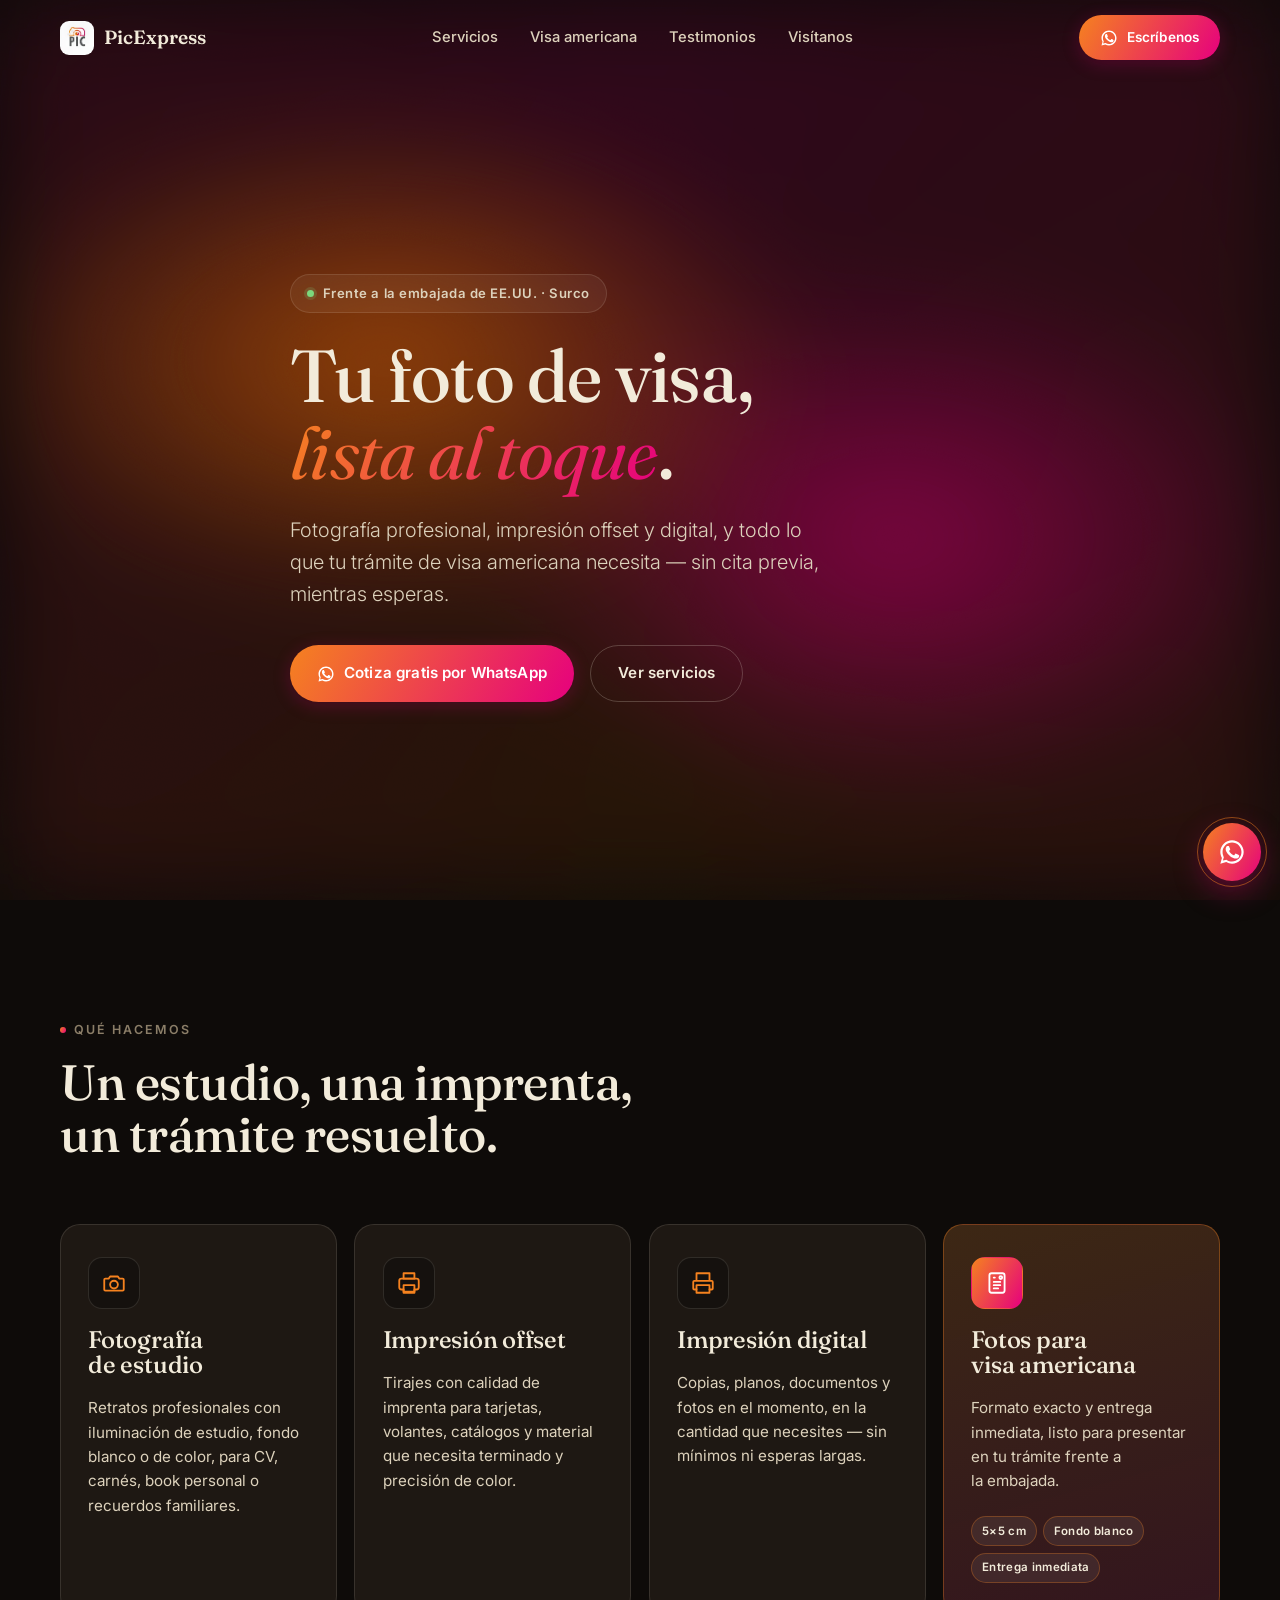
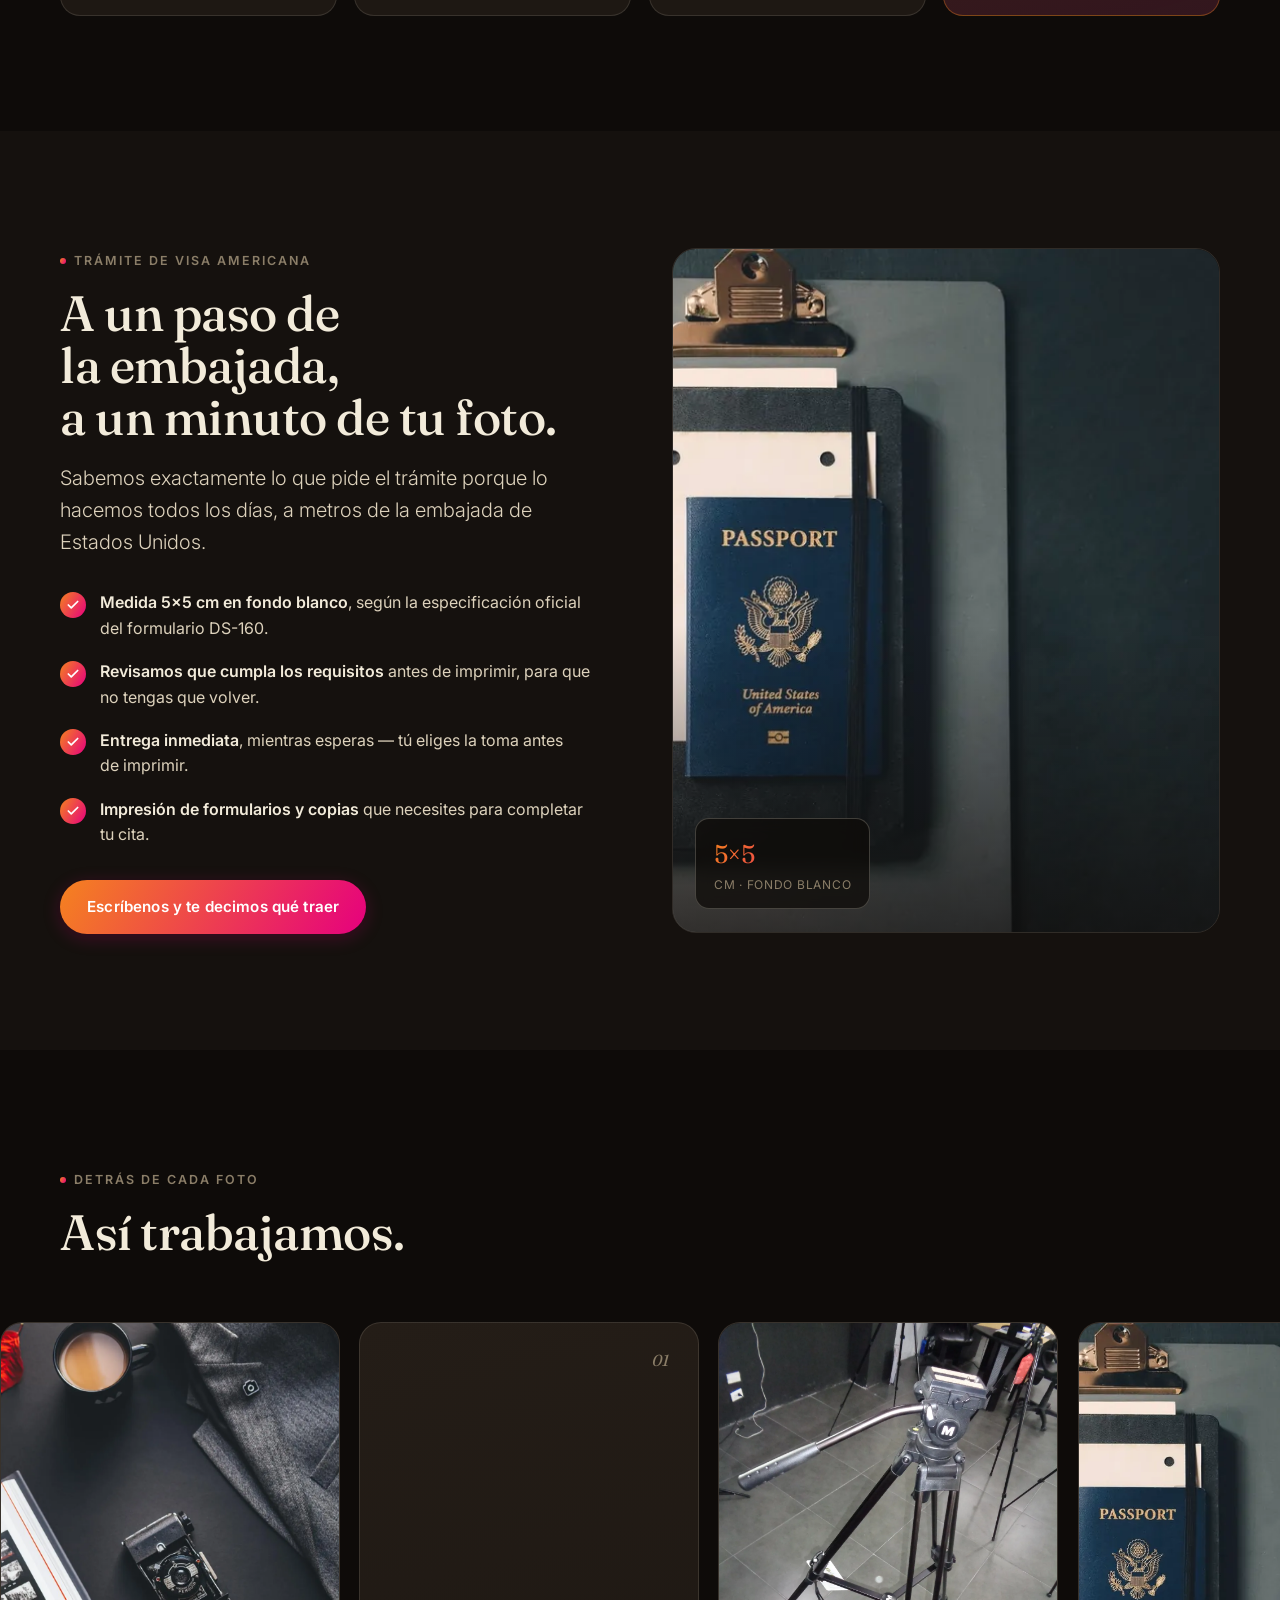
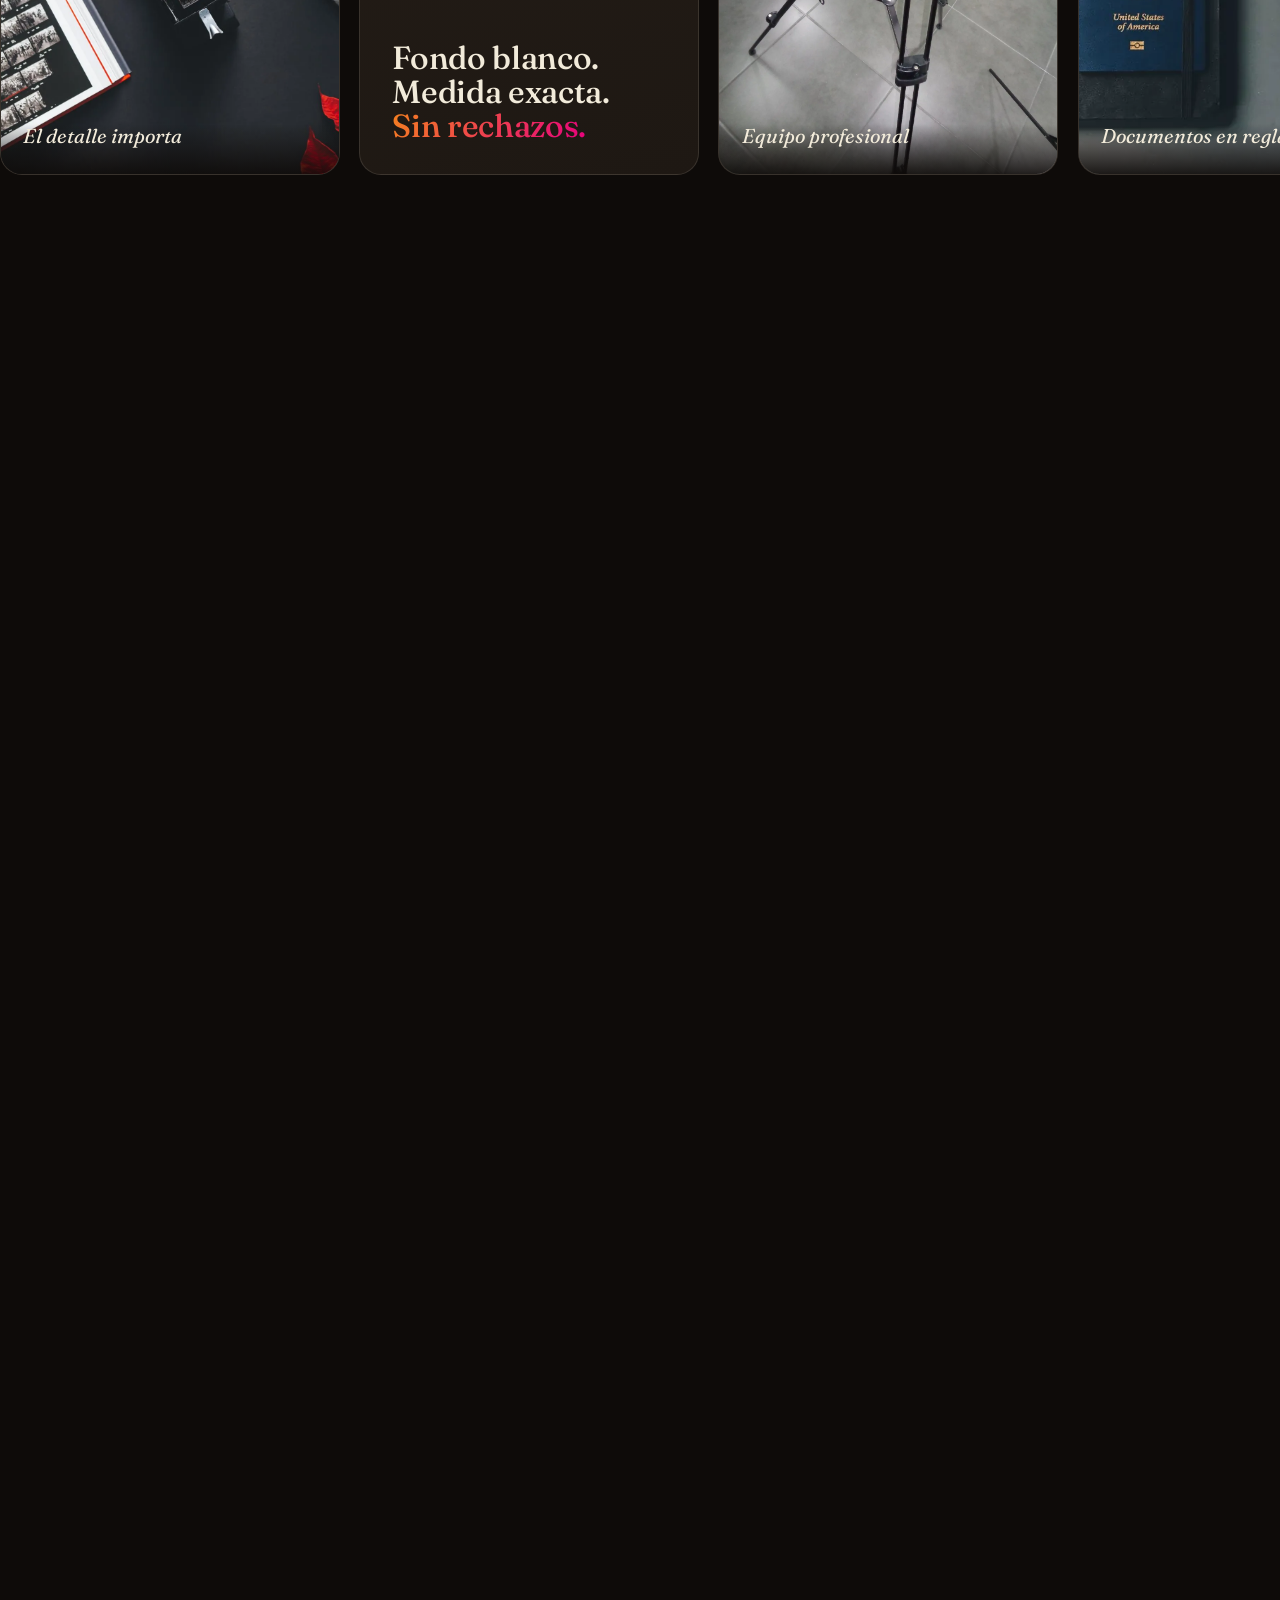
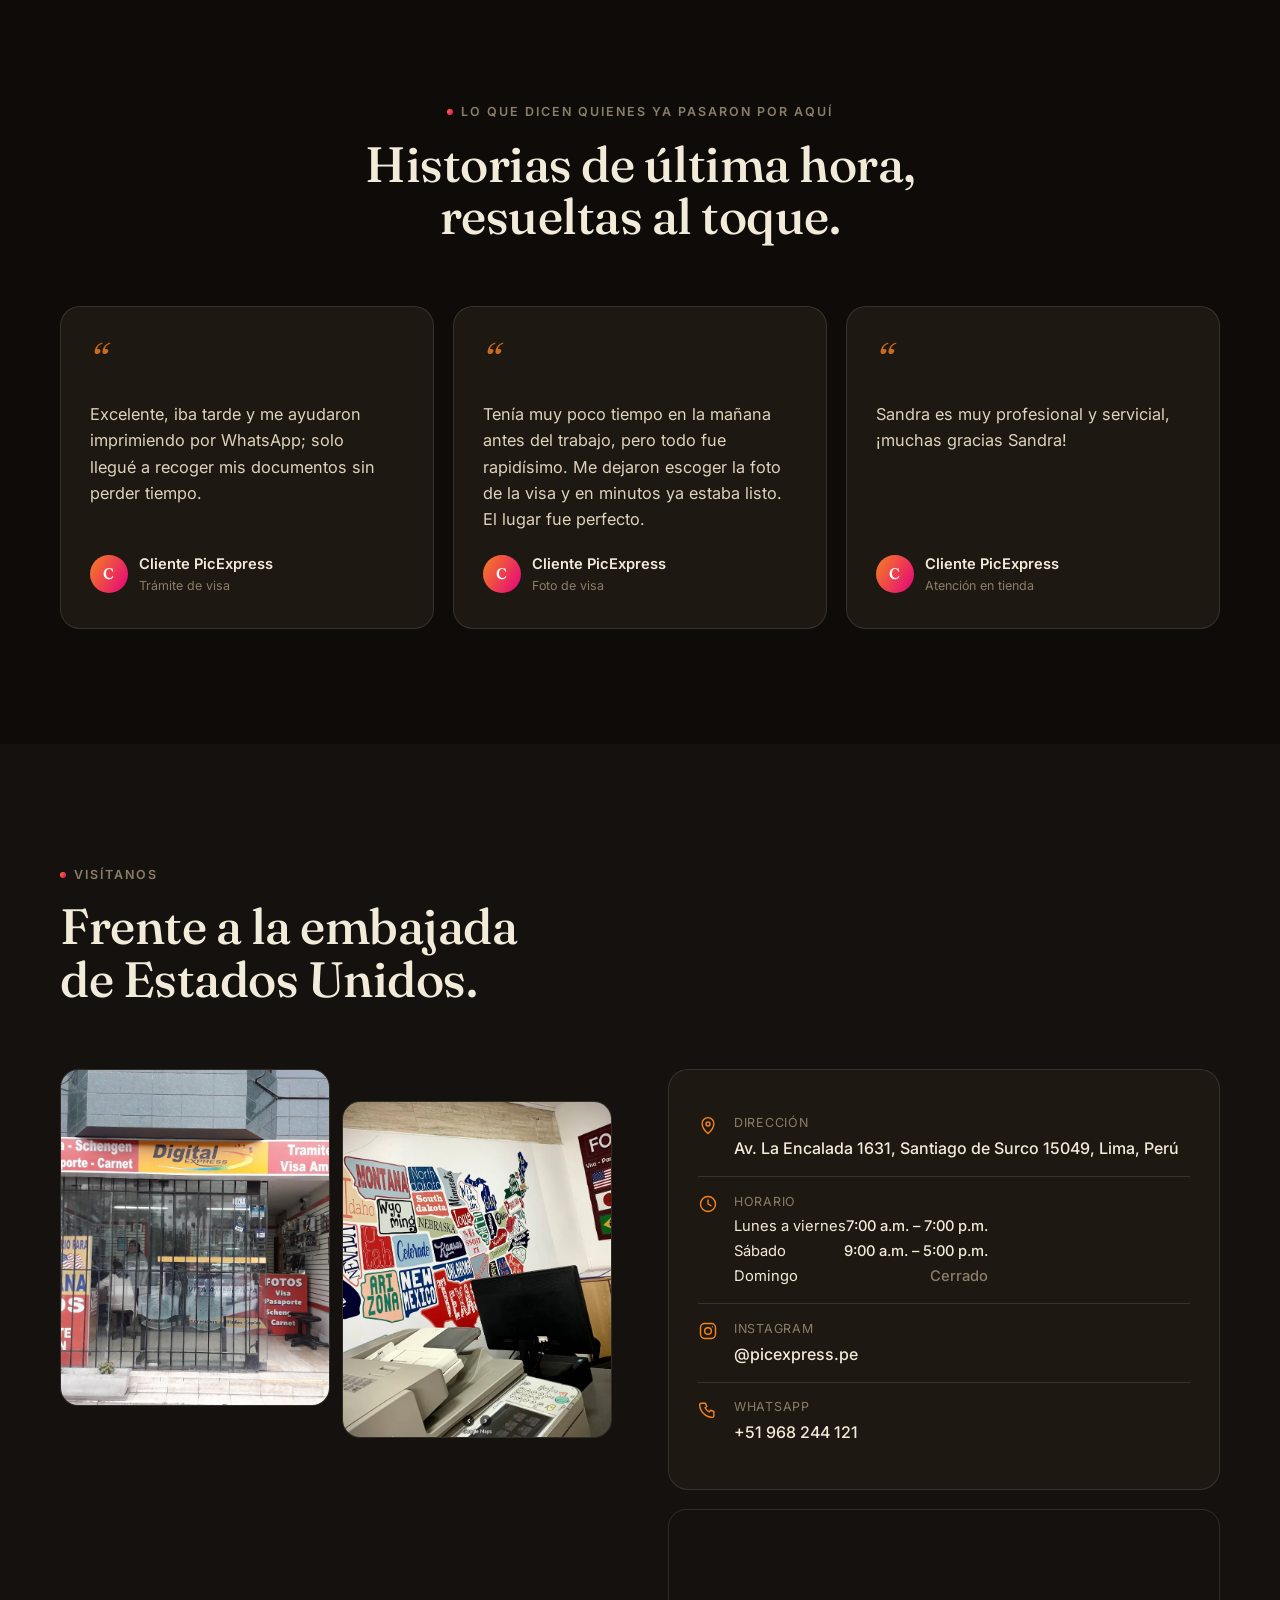
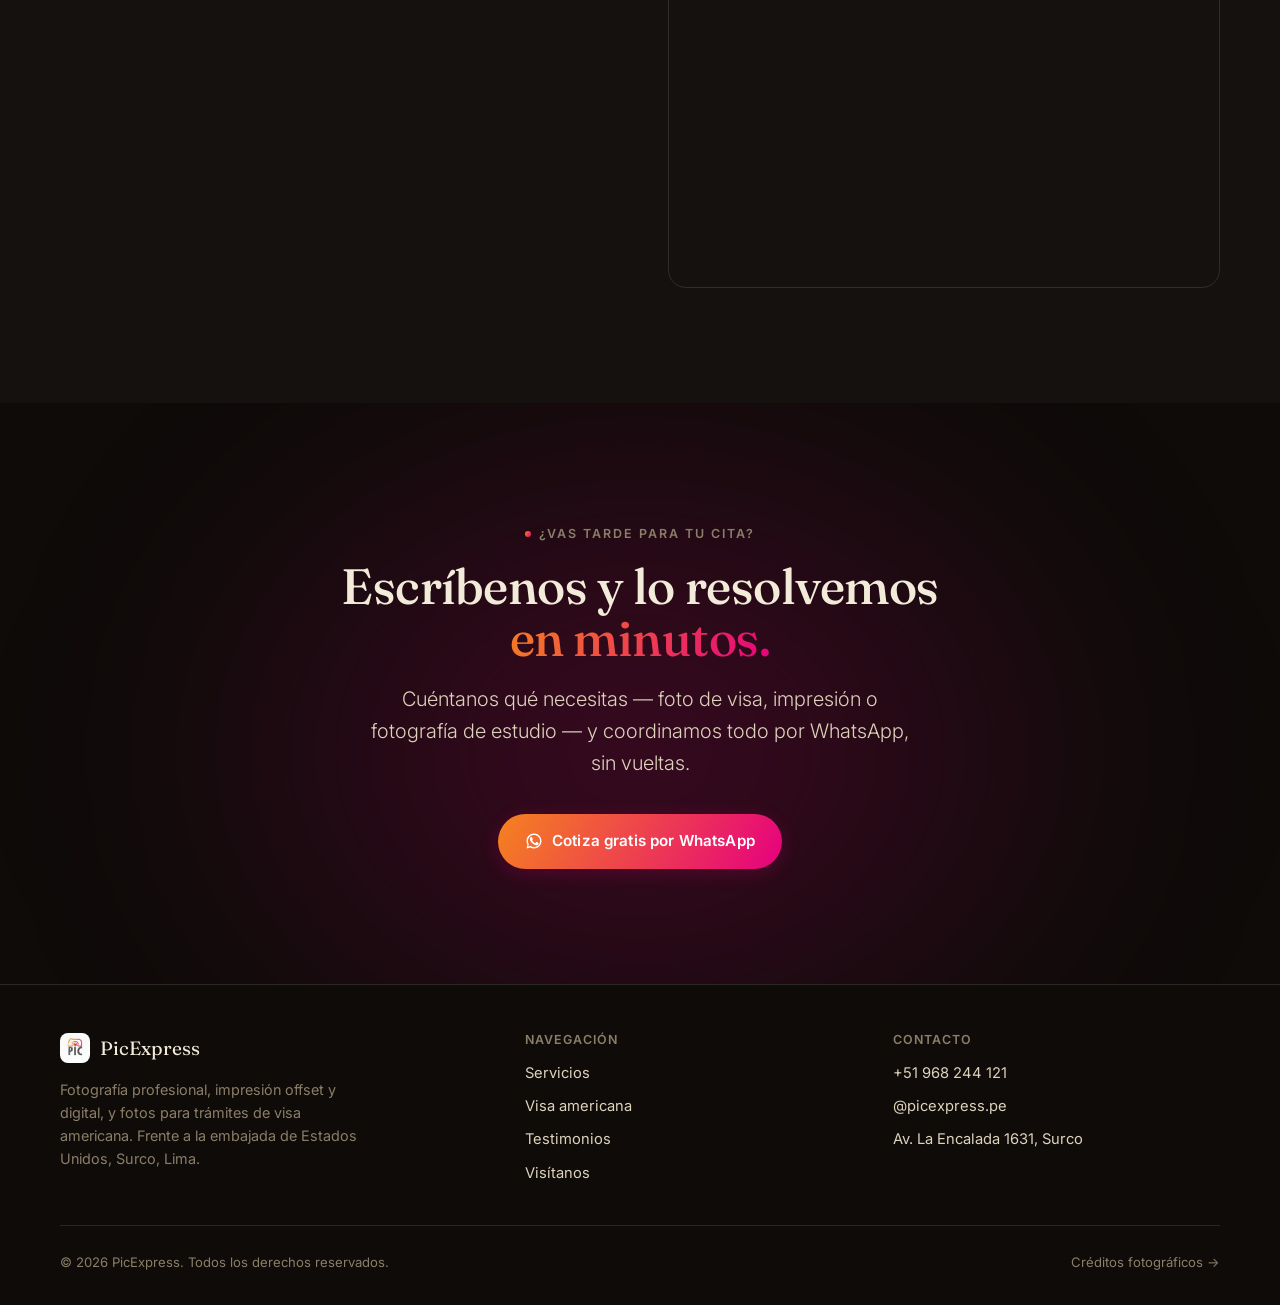
<file: index.html>
<!doctype html>
<html lang="es">
<head>
<meta charset="utf-8">
<meta name="viewport" content="width=device-width, initial-scale=1">
<title>PicExpress — Fotografía, impresión y fotos de visa americana en Surco, Lima</title>
<meta name="description" content="Fotografía profesional, impresión offset y digital, y fotos para trámites de visa americana frente a la embajada de EE.UU. en Surco, Lima. Cotiza gratis por WhatsApp.">
<meta name="theme-color" content="#0E0B09">
<meta property="og:title" content="PicExpress — Fotografía, impresión y fotos de visa americana">
<meta property="og:description" content="Frente a la embajada de Estados Unidos, Surco, Lima. Fotos de visa listas al toque, impresión offset y digital, y fotografía de estudio.">
<meta property="og:type" content="business.business">
<meta property="og:image" content="assets/img/logo.webp">

<link rel="icon" href="assets/img/logo.webp" type="image/webp">
<link rel="preload" as="image" href="assets/img/logo.webp" fetchpriority="high">

<link rel="preconnect" href="https://fonts.googleapis.com">
<link rel="preconnect" href="https://fonts.gstatic.com" crossorigin>
<link rel="stylesheet" href="https://fonts.googleapis.com/css2?family=Fraunces:ital,opsz,wght@0,9..144,400;0,9..144,500;0,9..144,600;1,9..144,400;1,9..144,500&family=Inter:wght@300;400;500;600;700&display=swap">

<link rel="stylesheet" href="styles.css?v=20260911">
</head>
<body>
<a class="skip-link" href="#main">Saltar al contenido</a>

<!-- ============================= NAV ============================= -->
<header class="nav" data-nav>
  <div class="container nav-inner">
    <a class="nav-brand" href="#top" aria-label="PicExpress — inicio">
      <img src="assets/img/logo.webp" alt="" width="34" height="34">
      <span>PicExpress</span>
    </a>
    <nav class="nav-links" aria-label="Navegación principal">
      <a class="nav-link" href="#servicios">Servicios</a>
      <a class="nav-link" href="#visa">Visa americana</a>
      <a class="nav-link" href="#testimonios">Testimonios</a>
      <a class="nav-link" href="#visitanos">Visítanos</a>
    </nav>
    <div class="nav-actions">
      <a class="btn btn-primary btn-sm" data-wa-link href="#" target="_blank" rel="noopener">
        <svg viewBox="0 0 24 24" aria-hidden="true"><path fill="currentColor" d="M17.47 14.38c-.28-.14-1.67-.82-1.93-.92-.26-.1-.45-.14-.64.14-.19.28-.73.92-.9 1.1-.16.19-.33.21-.61.07-.28-.14-1.18-.44-2.24-1.39-.83-.74-1.39-1.65-1.55-1.93-.16-.28-.02-.43.12-.57.13-.13.28-.33.42-.5.14-.16.19-.28.28-.47.1-.19.05-.35-.02-.5-.07-.14-.64-1.54-.88-2.11-.23-.55-.47-.48-.64-.49h-.55c-.19 0-.5.07-.76.35-.26.28-1 1-1 2.42 0 1.43 1.03 2.81 1.17 3 .14.19 2.02 3.08 4.9 4.32.68.3 1.22.47 1.64.6.69.22 1.31.19 1.81.12.55-.08 1.67-.68 1.91-1.34.24-.66.24-1.22.16-1.34-.07-.12-.26-.19-.54-.33Z"/><path fill="currentColor" d="M12.02 2C6.5 2 2 6.48 2 12c0 1.85.5 3.58 1.36 5.08L2 22l5.06-1.33A9.94 9.94 0 0 0 12.02 22C17.53 22 22 17.52 22 12S17.53 2 12.02 2Zm0 18.1c-1.66 0-3.2-.48-4.5-1.31l-.32-.2-3 .79.8-2.92-.21-.3A8.09 8.09 0 0 1 3.92 12c0-4.47 3.64-8.1 8.1-8.1 4.47 0 8.1 3.63 8.1 8.1s-3.63 8.1-8.1 8.1Z"/></svg>
        Escríbenos
      </a>
      <button class="hamburger" data-nav-toggle aria-expanded="false" aria-controls="nav-mobile" aria-label="Abrir menú">
        <span class="hamburger-lines"><span></span><span></span><span></span></span>
      </button>
    </div>
  </div>
</header>

<div class="nav-mobile" id="nav-mobile" data-nav-mobile data-open="false">
  <a href="#servicios" data-nav-mobile-link>Servicios</a>
  <a href="#visa" data-nav-mobile-link>Visa americana</a>
  <a href="#testimonios" data-nav-mobile-link>Testimonios</a>
  <a href="#visitanos" data-nav-mobile-link>Visítanos</a>
  <a class="btn btn-primary" data-wa-link href="#" target="_blank" rel="noopener">Cotiza por WhatsApp</a>
</div>

<main id="main">

<!-- ============================= HERO ============================= -->
<section class="hero" id="top">
  <div class="hero-mesh" aria-hidden="true"></div>
  <div class="hero-grain" aria-hidden="true"></div>
  <div class="container hero-inner">
    <span class="hero-meta"><span class="dot"></span>Frente a la embajada de EE.UU. · Surco</span>
    <h1 class="hero-title" data-reveal>Tu foto de visa,<br><em class="grad-text">lista al toque</em>.</h1>
    <p class="hero-sub lede" data-reveal>Fotografía profesional, impresión offset y digital, y todo lo que tu trámite de visa americana necesita — sin cita previa, mientras esperas.</p>
    <div class="hero-actions" data-reveal>
      <a class="btn btn-primary" data-wa-link href="#" target="_blank" rel="noopener">
        <svg viewBox="0 0 24 24" aria-hidden="true"><path fill="currentColor" d="M17.47 14.38c-.28-.14-1.67-.82-1.93-.92-.26-.1-.45-.14-.64.14-.19.28-.73.92-.9 1.1-.16.19-.33.21-.61.07-.28-.14-1.18-.44-2.24-1.39-.83-.74-1.39-1.65-1.55-1.93-.16-.28-.02-.43.12-.57.13-.13.28-.33.42-.5.14-.16.19-.28.28-.47.1-.19.05-.35-.02-.5-.07-.14-.64-1.54-.88-2.11-.23-.55-.47-.48-.64-.49h-.55c-.19 0-.5.07-.76.35-.26.28-1 1-1 2.42 0 1.43 1.03 2.81 1.17 3 .14.19 2.02 3.08 4.9 4.32.68.3 1.22.47 1.64.6.69.22 1.31.19 1.81.12.55-.08 1.67-.68 1.91-1.34.24-.66.24-1.22.16-1.34-.07-.12-.26-.19-.54-.33Z"/><path fill="currentColor" d="M12.02 2C6.5 2 2 6.48 2 12c0 1.85.5 3.58 1.36 5.08L2 22l5.06-1.33A9.94 9.94 0 0 0 12.02 22C17.53 22 22 17.52 22 12S17.53 2 12.02 2Zm0 18.1c-1.66 0-3.2-.48-4.5-1.31l-.32-.2-3 .79.8-2.92-.21-.3A8.09 8.09 0 0 1 3.92 12c0-4.47 3.64-8.1 8.1-8.1 4.47 0 8.1 3.63 8.1 8.1s-3.63 8.1-8.1 8.1Z"/></svg>
        Cotiza gratis por WhatsApp
      </a>
      <a class="btn btn-ghost" href="#servicios">Ver servicios</a>
    </div>
  </div>
</section>

<!-- ============================= SERVICIOS ============================= -->
<section class="section" id="servicios">
  <div class="container">
    <div class="section-head" data-reveal>
      <p class="kicker"><span class="dot"></span>Qué hacemos</p>
      <h2>Un estudio, una imprenta,<br>un trámite resuelto.</h2>
    </div>
    <div class="services-grid">
      <article class="card svc-card has-tilt has-halo" data-reveal>
        <div class="svc-icon">
          <svg viewBox="0 0 24 24" fill="none" stroke-width="1.7" stroke-linecap="round" stroke-linejoin="round"><path d="M4 8h3l1.4-2h7.2L17 8h3a1 1 0 0 1 1 1v9a1 1 0 0 1-1 1H4a1 1 0 0 1-1-1V9a1 1 0 0 1 1-1Z"/><circle cx="12" cy="13.5" r="3.6"/></svg>
        </div>
        <h3>Fotografía de estudio</h3>
        <p>Retratos profesionales con iluminación de estudio, fondo blanco o de color, para CV, carnés, book personal o recuerdos familiares.</p>
      </article>

      <article class="card svc-card has-tilt has-halo" data-reveal>
        <div class="svc-icon">
          <svg viewBox="0 0 24 24" fill="none" stroke-width="1.7" stroke-linecap="round" stroke-linejoin="round"><path d="M7 3h10v5H7z"/><path d="M5 8h14a2 2 0 0 1 2 2v6a2 2 0 0 1-2 2h-2v3H7v-3H5a2 2 0 0 1-2-2v-6a2 2 0 0 1 2-2Z"/><path d="M7 14h10v6H7z"/></svg>
        </div>
        <h3>Impresión offset</h3>
        <p>Tirajes con calidad de imprenta para tarjetas, volantes, catálogos y material que necesita terminado y precisión de color.</p>
      </article>

      <article class="card svc-card has-tilt has-halo" data-reveal>
        <div class="svc-icon">
          <svg viewBox="0 0 24 24" fill="none" stroke-width="1.7" stroke-linecap="round" stroke-linejoin="round"><path d="M6 9V3h12v6"/><path d="M6 18H4a1 1 0 0 1-1-1v-6a1 1 0 0 1 1-1h16a1 1 0 0 1 1 1v6a1 1 0 0 1-1 1h-2"/><path d="M6 14h12v7H6z"/></svg>
        </div>
        <h3>Impresión digital</h3>
        <p>Copias, planos, documentos y fotos en el momento, en la cantidad que necesites — sin mínimos ni esperas largas.</p>
      </article>

      <article class="card svc-card is-featured has-tilt has-halo" data-reveal>
        <div class="svc-icon">
          <svg viewBox="0 0 24 24" fill="none" stroke-width="1.7" stroke-linecap="round" stroke-linejoin="round"><rect x="5" y="3" width="14" height="18" rx="2"/><path d="M9 7h1M9 11h6M9 14h6M9 17h4"/><circle cx="15.5" cy="7" r="1.3"/></svg>
        </div>
        <h3>Fotos para visa americana</h3>
        <p>Formato exacto y entrega inmediata, listo para presentar en tu trámite frente a la embajada.</p>
        <div class="svc-specs">
          <span>5×5 cm</span>
          <span>Fondo blanco</span>
          <span>Entrega inmediata</span>
        </div>
      </article>
    </div>
  </div>
</section>

<!-- ============================= VISA ============================= -->
<section class="section visa-section" id="visa">
  <div class="container">
    <div class="visa-layout">
      <div data-reveal>
        <p class="kicker"><span class="dot"></span>Trámite de visa americana</p>
        <h2>A un paso de la embajada,<br>a un minuto de tu foto.</h2>
        <p class="lede" style="margin-block: 1.2rem 2rem;">Sabemos exactamente lo que pide el trámite porque lo hacemos todos los días, a metros de la embajada de Estados Unidos.</p>

        <ul class="visa-checklist">
          <li class="visa-check-item">
            <span class="visa-check-icon"><svg viewBox="0 0 24 24" fill="none" stroke="currentColor" stroke-linecap="round" stroke-linejoin="round"><path d="M4 12l5 5L20 6"/></svg></span>
            <p><strong>Medida 5×5 cm en fondo blanco</strong>, según la especificación oficial del formulario DS-160.</p>
          </li>
          <li class="visa-check-item">
            <span class="visa-check-icon"><svg viewBox="0 0 24 24" fill="none" stroke="currentColor" stroke-linecap="round" stroke-linejoin="round"><path d="M4 12l5 5L20 6"/></svg></span>
            <p><strong>Revisamos que cumpla los requisitos</strong> antes de imprimir, para que no tengas que volver.</p>
          </li>
          <li class="visa-check-item">
            <span class="visa-check-icon"><svg viewBox="0 0 24 24" fill="none" stroke="currentColor" stroke-linecap="round" stroke-linejoin="round"><path d="M4 12l5 5L20 6"/></svg></span>
            <p><strong>Entrega inmediata</strong>, mientras esperas — tú eliges la toma antes de imprimir.</p>
          </li>
          <li class="visa-check-item">
            <span class="visa-check-icon"><svg viewBox="0 0 24 24" fill="none" stroke="currentColor" stroke-linecap="round" stroke-linejoin="round"><path d="M4 12l5 5L20 6"/></svg></span>
            <p><strong>Impresión de formularios y copias</strong> que necesites para completar tu cita.</p>
          </li>
        </ul>

        <a class="btn btn-primary" data-wa-link href="#" target="_blank" rel="noopener">Escríbenos y te decimos qué traer</a>
      </div>

      <div class="visa-photo" data-reveal>
        <img src="assets/img/svc-visa.webp" alt="Pasaporte y documentos de trámite listos sobre un escritorio" loading="lazy" decoding="async">
        <div class="visa-photo-badge">
          <div class="big grad-text">5×5</div>
          <div class="small">cm · fondo blanco</div>
        </div>
      </div>
    </div>
  </div>
</section>

<!-- ============================= SHOWCASE ============================= -->
<section class="section showcase" id="trabajo" data-showcase-section>
  <div class="container">
    <div class="section-head" data-reveal>
      <p class="kicker"><span class="dot"></span>Detrás de cada foto</p>
      <h2>Así trabajamos.</h2>
    </div>
  </div>
  <div class="showcase-track-wrap">
    <div class="showcase-track" data-showcase-track>
      <figure class="sc-card" data-reveal>
        <img src="assets/img/gallery-flatlay.webp" alt="Cámara vintage, rollo de película y contactos fotográficos sobre una mesa" loading="lazy" decoding="async">
        <figcaption class="sc-card-cap"><span>El detalle importa</span></figcaption>
      </figure>

      <div class="sc-card is-type" data-reveal>
        <span class="num">01</span>
        <h3>Fondo blanco.<br>Medida exacta.<br><span class="grad-text">Sin rechazos.</span></h3>
      </div>

      <figure class="sc-card" data-reveal>
        <img src="assets/img/gallery-tripod.webp" alt="Equipo de estudio fotográfico profesional" loading="lazy" decoding="async">
        <figcaption class="sc-card-cap"><span>Equipo profesional</span></figcaption>
      </figure>

      <figure class="sc-card" data-reveal>
        <img src="assets/img/svc-visa.webp" alt="Pasaporte y documentos de viaje" loading="lazy" decoding="async">
        <figcaption class="sc-card-cap"><span>Documentos en regla</span></figcaption>
      </figure>

      <div class="sc-card is-type" data-reveal>
        <span class="num">02</span>
        <h3>Impreso<br><span class="grad-text">mientras esperas.</span></h3>
      </div>

      <figure class="sc-card" data-reveal>
        <img src="assets/img/texture-lens.webp" alt="Detalle macro de un lente fotográfico profesional" loading="lazy" decoding="async">
        <figcaption class="sc-card-cap"><span>Precisión óptica</span></figcaption>
      </figure>
    </div>
  </div>
</section>

<!-- ============================= TESTIMONIOS ============================= -->
<section class="section" id="testimonios">
  <div class="container">
    <div class="section-head is-centered" data-reveal>
      <p class="kicker"><span class="dot"></span>Lo que dicen quienes ya pasaron por aquí</p>
      <h2>Historias de última hora,<br>resueltas al toque.</h2>
    </div>
    <div class="testi-grid">
      <article class="card testi-card has-tilt" data-reveal>
        <span class="testi-quote-mark" aria-hidden="true">&ldquo;</span>
        <p class="quote">Excelente, iba tarde y me ayudaron imprimiendo por WhatsApp; solo llegué a recoger mis documentos sin perder tiempo.</p>
        <div class="testi-author">
          <span class="testi-avatar">C</span>
          <div>
            <div class="name">Cliente PicExpress</div>
            <div class="role">Trámite de visa</div>
          </div>
        </div>
      </article>

      <article class="card testi-card has-tilt" data-reveal>
        <span class="testi-quote-mark" aria-hidden="true">&ldquo;</span>
        <p class="quote">Tenía muy poco tiempo en la mañana antes del trabajo, pero todo fue rapidísimo. Me dejaron escoger la foto de la visa y en minutos ya estaba listo. El lugar fue perfecto.</p>
        <div class="testi-author">
          <span class="testi-avatar">C</span>
          <div>
            <div class="name">Cliente PicExpress</div>
            <div class="role">Foto de visa</div>
          </div>
        </div>
      </article>

      <article class="card testi-card has-tilt" data-reveal>
        <span class="testi-quote-mark" aria-hidden="true">&ldquo;</span>
        <p class="quote">Sandra es muy profesional y servicial, ¡muchas gracias Sandra!</p>
        <div class="testi-author">
          <span class="testi-avatar">C</span>
          <div>
            <div class="name">Cliente PicExpress</div>
            <div class="role">Atención en tienda</div>
          </div>
        </div>
      </article>
    </div>
  </div>
</section>

<!-- ============================= VISÍTANOS ============================= -->
<section class="section visit-section" id="visitanos">
  <div class="container">
    <div class="section-head" data-reveal>
      <p class="kicker"><span class="dot"></span>Visítanos</p>
      <h2>Frente a la embajada<br>de Estados Unidos.</h2>
    </div>

    <div class="visit-layout">
      <div data-reveal>
        <div class="visit-photos">
          <img class="p1" src="assets/img/exterior.webp" alt="Fachada de la tienda PicExpress en Av. La Encalada, Surco" loading="lazy" decoding="async">
          <img class="p2" src="assets/img/interior.webp" alt="Interior de la tienda PicExpress con área de atención e impresión" loading="lazy" decoding="async">
        </div>
      </div>

      <div data-reveal>
        <div class="card info-card">
          <div class="info-row">
            <svg viewBox="0 0 24 24" fill="none" stroke-width="1.7" stroke-linecap="round" stroke-linejoin="round"><path d="M12 21s-7-6.1-7-11.5A7 7 0 0 1 12 2a7 7 0 0 1 7 7.5C19 14.9 12 21 12 21Z"/><circle cx="12" cy="9.5" r="2.4"/></svg>
            <div>
              <div class="label">Dirección</div>
              <div class="value">Av. La Encalada 1631, Santiago de Surco 15049, Lima, Perú</div>
            </div>
          </div>
          <div class="info-row">
            <svg viewBox="0 0 24 24" fill="none" stroke-width="1.7" stroke-linecap="round" stroke-linejoin="round"><circle cx="12" cy="12" r="9"/><path d="M12 7v5l3.5 2"/></svg>
            <div>
              <div class="label">Horario</div>
              <div class="hours-list">
                <div class="hours-row"><span>Lunes a viernes</span><span class="value">7:00 a.m. – 7:00 p.m.</span></div>
                <div class="hours-row"><span>Sábado</span><span class="value">9:00 a.m. – 5:00 p.m.</span></div>
                <div class="hours-row is-closed"><span>Domingo</span><span class="value">Cerrado</span></div>
              </div>
            </div>
          </div>
          <div class="info-row">
            <svg viewBox="0 0 24 24" fill="none" stroke-width="1.7" stroke-linecap="round" stroke-linejoin="round"><rect x="3" y="3" width="18" height="18" rx="5"/><circle cx="12" cy="12" r="4"/><circle cx="17.2" cy="6.8" r=".6" fill="currentColor" stroke="none"/></svg>
            <div>
              <div class="label">Instagram</div>
              <a class="value" href="https://www.instagram.com/picexpress.pe/" target="_blank" rel="noopener">@picexpress.pe</a>
            </div>
          </div>
          <div class="info-row">
            <svg viewBox="0 0 24 24" fill="none" stroke-width="1.7" stroke-linecap="round" stroke-linejoin="round"><path d="M4 5h5l1.5 4-2 1.5a11 11 0 0 0 5 5l1.5-2 4 1.5v5a2 2 0 0 1-2 2A16 16 0 0 1 2 7a2 2 0 0 1 2-2Z"/></svg>
            <div>
              <div class="label">WhatsApp</div>
              <a class="value" data-wa-link href="#" target="_blank" rel="noopener">+51 968 244 121</a>
            </div>
          </div>
        </div>

        <div class="map-frame">
          <iframe
            title="Ubicación de PicExpress en el mapa"
            src="https://www.google.com/maps?q=Av.+La+Encalada+1631,+Santiago+de+Surco+15049,+Lima,+Peru&output=embed"
            loading="lazy" referrerpolicy="no-referrer-when-downgrade"></iframe>
        </div>
      </div>
    </div>
  </div>
</section>

<!-- ============================= CTA FINAL ============================= -->
<section class="section cta-final">
  <div class="container">
    <p class="kicker" style="justify-content:center;"><span class="dot"></span>¿Vas tarde para tu cita?</p>
    <h2>Escríbenos y lo resolvemos<br><span class="grad-text">en minutos.</span></h2>
    <p class="lede">Cuéntanos qué necesitas — foto de visa, impresión o fotografía de estudio — y coordinamos todo por WhatsApp, sin vueltas.</p>
    <a class="btn btn-primary" data-wa-link href="#" target="_blank" rel="noopener">
      <svg viewBox="0 0 24 24" aria-hidden="true"><path fill="currentColor" d="M17.47 14.38c-.28-.14-1.67-.82-1.93-.92-.26-.1-.45-.14-.64.14-.19.28-.73.92-.9 1.1-.16.19-.33.21-.61.07-.28-.14-1.18-.44-2.24-1.39-.83-.74-1.39-1.65-1.55-1.93-.16-.28-.02-.43.12-.57.13-.13.28-.33.42-.5.14-.16.19-.28.28-.47.1-.19.05-.35-.02-.5-.07-.14-.64-1.54-.88-2.11-.23-.55-.47-.48-.64-.49h-.55c-.19 0-.5.07-.76.35-.26.28-1 1-1 2.42 0 1.43 1.03 2.81 1.17 3 .14.19 2.02 3.08 4.9 4.32.68.3 1.22.47 1.64.6.69.22 1.31.19 1.81.12.55-.08 1.67-.68 1.91-1.34.24-.66.24-1.22.16-1.34-.07-.12-.26-.19-.54-.33Z"/><path fill="currentColor" d="M12.02 2C6.5 2 2 6.48 2 12c0 1.85.5 3.58 1.36 5.08L2 22l5.06-1.33A9.94 9.94 0 0 0 12.02 22C17.53 22 22 17.52 22 12S17.53 2 12.02 2Zm0 18.1c-1.66 0-3.2-.48-4.5-1.31l-.32-.2-3 .79.8-2.92-.21-.3A8.09 8.09 0 0 1 3.92 12c0-4.47 3.64-8.1 8.1-8.1 4.47 0 8.1 3.63 8.1 8.1s-3.63 8.1-8.1 8.1Z"/></svg>
      Cotiza gratis por WhatsApp
    </a>
  </div>
</section>

</main>

<!-- ============================= FOOTER ============================= -->
<footer class="footer">
  <div class="container">
    <div class="footer-top">
      <div>
        <div class="footer-brand"><img src="assets/img/logo.webp" alt="" width="30" height="30"><span>PicExpress</span></div>
        <p class="muted">Fotografía profesional, impresión offset y digital, y fotos para trámites de visa americana. Frente a la embajada de Estados Unidos, Surco, Lima.</p>
      </div>
      <div>
        <h4>Navegación</h4>
        <div class="footer-links">
          <a href="#servicios">Servicios</a>
          <a href="#visa">Visa americana</a>
          <a href="#testimonios">Testimonios</a>
          <a href="#visitanos">Visítanos</a>
        </div>
      </div>
      <div>
        <h4>Contacto</h4>
        <div class="footer-links">
          <a data-wa-link href="#" target="_blank" rel="noopener">+51 968 244 121</a>
          <a href="https://www.instagram.com/picexpress.pe/" target="_blank" rel="noopener">@picexpress.pe</a>
          <a href="#visitanos">Av. La Encalada 1631, Surco</a>
        </div>
      </div>
    </div>
    <div class="footer-bottom">
      <span data-year>© 2026 PicExpress. Todos los derechos reservados.</span>
      <a href="creditos.html">Créditos fotográficos →</a>
    </div>
  </div>
</footer>

<a class="fab-whatsapp" data-wa-link href="#" target="_blank" rel="noopener" aria-label="Escríbenos por WhatsApp">
  <span class="fab-whatsapp-ring" aria-hidden="true"></span>
  <svg viewBox="0 0 24 24" aria-hidden="true"><path d="M17.47 14.38c-.28-.14-1.67-.82-1.93-.92-.26-.1-.45-.14-.64.14-.19.28-.73.92-.9 1.1-.16.19-.33.21-.61.07-.28-.14-1.18-.44-2.24-1.39-.83-.74-1.39-1.65-1.55-1.93-.16-.28-.02-.43.12-.57.13-.13.28-.33.42-.5.14-.16.19-.28.28-.47.1-.19.05-.35-.02-.5-.07-.14-.64-1.54-.88-2.11-.23-.55-.47-.48-.64-.49h-.55c-.19 0-.5.07-.76.35-.26.28-1 1-1 2.42 0 1.43 1.03 2.81 1.17 3 .14.19 2.02 3.08 4.9 4.32.68.3 1.22.47 1.64.6.69.22 1.31.19 1.81.12.55-.08 1.67-.68 1.91-1.34.24-.66.24-1.22.16-1.34-.07-.12-.26-.19-.54-.33Z"/><path d="M12.02 2C6.5 2 2 6.48 2 12c0 1.85.5 3.58 1.36 5.08L2 22l5.06-1.33A9.94 9.94 0 0 0 12.02 22C17.53 22 22 17.52 22 12S17.53 2 12.02 2Zm0 18.1c-1.66 0-3.2-.48-4.5-1.31l-.32-.2-3 .79.8-2.92-.21-.3A8.09 8.09 0 0 1 3.92 12c0-4.47 3.64-8.1 8.1-8.1 4.47 0 8.1 3.63 8.1 8.1s-3.63 8.1-8.1 8.1Z"/></svg>
</a>

<script defer src="lib/gsap.min.js"></script>
<script defer src="lib/ScrollTrigger.min.js"></script>
<script defer src="lib/manifest.js"></script>
<script defer src="main.js?v=20260911"></script>
</body>
</html>
</file>
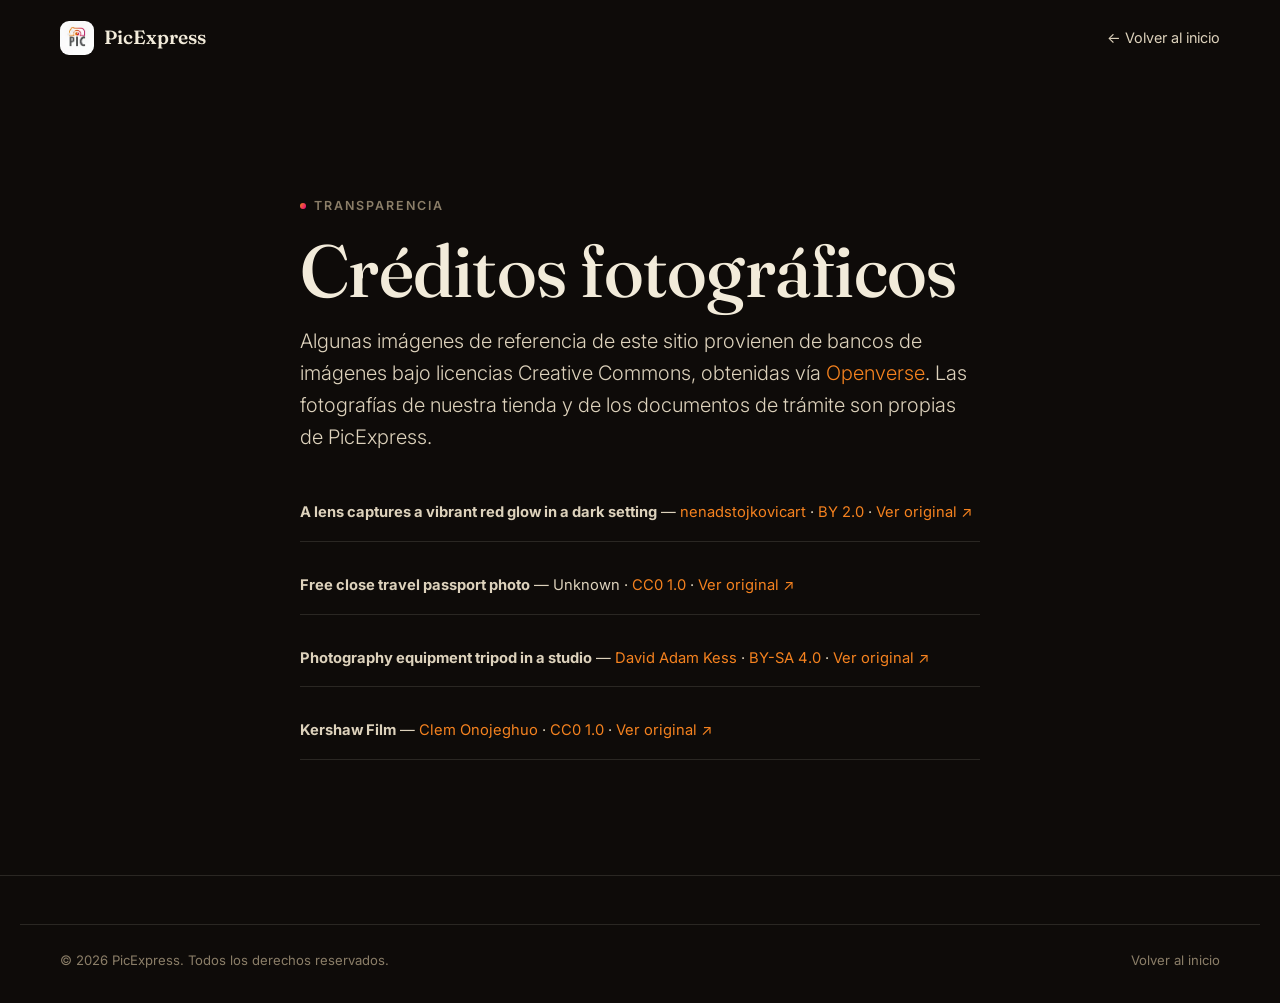
<file: creditos.html>
<!doctype html>
<html lang="es">
<head>
<meta charset="utf-8">
<meta name="viewport" content="width=device-width, initial-scale=1">
<title>Créditos fotográficos — PicExpress</title>
<meta name="description" content="Créditos y licencias de las imágenes de referencia utilizadas en el sitio de PicExpress.">
<meta name="theme-color" content="#0E0B09">
<link rel="icon" href="assets/img/logo.webp" type="image/webp">
<link rel="preconnect" href="https://fonts.googleapis.com">
<link rel="preconnect" href="https://fonts.gstatic.com" crossorigin>
<link rel="stylesheet" href="https://fonts.googleapis.com/css2?family=Fraunces:ital,opsz,wght@0,9..144,400;0,9..144,500;0,9..144,600;1,9..144,400;1,9..144,500&family=Inter:wght@300;400;500;600;700&display=swap">
<link rel="stylesheet" href="styles.css?v=20260911">
</head>
<body class="page-credits">
<a class="skip-link" href="#main">Saltar al contenido</a>

<header class="nav is-scrolled" data-nav>
  <div class="container nav-inner">
    <a class="nav-brand" href="index.html" aria-label="PicExpress — inicio">
      <img src="assets/img/logo.webp" alt="" width="34" height="34">
      <span>PicExpress</span>
    </a>
    <a class="back-link" href="index.html">← Volver al inicio</a>
  </div>
</header>

<main id="main" class="section container" style="max-width:760px;">
  <p class="kicker"><span class="dot"></span>Transparencia</p>
  <h1>Créditos fotográficos</h1>
  <p class="lede" style="margin-top:1rem;">Algunas imágenes de referencia de este sitio provienen de bancos de imágenes bajo licencias Creative Commons, obtenidas vía
    <a href="https://openverse.org" target="_blank" rel="noopener" style="color:var(--accent);">Openverse</a>.
    Las fotografías de nuestra tienda y de los documentos de trámite son propias de PicExpress.</p>
  <ul class="credits-list" data-credits>
    <li>Cargando créditos…</li>
  </ul>
</main>

<footer class="footer">
  <div class="container footer-bottom">
    <span data-year>© 2026 PicExpress. Todos los derechos reservados.</span>
    <a href="index.html">Volver al inicio</a>
  </div>
</footer>

<script defer src="lib/manifest.js"></script>
<script defer src="lib/credits-render.js?v=20260911"></script>
<script defer src="main.js?v=20260911"></script>
</body>
</html>
</file>
<file: styles.css>
/* =============================================================
   1. Tokens
   ============================================================= */
@property --mesh-angle { syntax: "<angle>"; inherits: false; initial-value: 0deg; }
@property --mesh-x     { syntax: "<percentage>"; inherits: false; initial-value: 30%; }
@property --mesh-y     { syntax: "<percentage>"; inherits: false; initial-value: 40%; }

:root {
  --bg:        #0E0B09;
  --bg-2:      #15110E;
  --bg-3:      #1E1813;
  --bg-3-hi:   #241D17;
  --cream:     #F2EBDA;
  --cream-2:   #DDD2BC;
  --cream-3:   #8B7E68;
  --accent:    #F5821F;
  --accent-2:  #E6007E;
  --gradient:  linear-gradient(120deg, var(--accent), var(--accent-2));
  --line:      rgba(242,235,218,.12);
  --line-hi:   rgba(242,235,218,.22);

  --serif: "Fraunces", "Georgia", serif;
  --sans:  "Inter", -apple-system, BlinkMacSystemFont, "Segoe UI", system-ui, sans-serif;

  --ease-out:    cubic-bezier(0.16, 1, 0.3, 1);
  --ease-in:     cubic-bezier(0.7, 0, 0.84, 0);
  --ease-soft:   cubic-bezier(0.25, 0.46, 0.45, 0.94);
  --ease-bounce: cubic-bezier(0.34, 1.56, 0.64, 1);

  --nav-h: 76px;
}

/* =============================================================
   2. Reset & base
   ============================================================= */
*, *::before, *::after { box-sizing: border-box; margin: 0; }
html {
  -webkit-text-size-adjust: 100%;
  tab-size: 2;
  overflow-x: clip;
  scroll-behavior: smooth;
}
@media (prefers-reduced-motion: reduce) { html { scroll-behavior: auto; } }
body {
  background: var(--bg);
  color: var(--cream);
  font-family: var(--sans);
  font-size: 16px;
  line-height: 1.6;
  -webkit-font-smoothing: antialiased;
  -moz-osx-font-smoothing: grayscale;
  text-rendering: optimizeLegibility;
  overflow-x: clip;
  overscroll-behavior-y: none;
}
img, svg, video { display: block; max-width: 100%; }
img { height: auto; }
button { font: inherit; color: inherit; cursor: pointer; border: 0; background: none; }
a { color: inherit; text-decoration: none; }
p { text-wrap: pretty; }
h1, h2, h3, h4 { text-wrap: balance; line-height: 1.05; letter-spacing: -0.01em; font-family: var(--serif); font-weight: 500; }
ul { list-style: none; padding: 0; }
::selection { background: var(--accent-2); color: var(--cream); }

:focus-visible {
  outline: 2px solid var(--accent);
  outline-offset: 3px;
  border-radius: 4px;
}

.skip-link {
  position: fixed; top: -100px; left: 1rem; z-index: 9999;
  padding: .6rem 1rem; background: var(--cream); color: var(--bg);
  border-radius: 8px; font-weight: 600;
  transition: top .3s var(--ease-out);
}
.skip-link:focus { top: 1rem; }

/* =============================================================
   3. Utilities
   ============================================================= */
.container { width: 100%; max-width: 1240px; margin-inline: auto; padding-inline: 1.25rem; }
@media (min-width: 720px) { .container { padding-inline: 2.5rem; } }

.kicker {
  display: inline-flex; align-items: center; gap: .5rem;
  font-family: var(--sans); font-size: .78rem; font-weight: 600;
  letter-spacing: .16em; text-transform: uppercase;
  color: var(--cream-3);
  margin-bottom: 1rem;
}
.kicker .dot { width: 6px; height: 6px; border-radius: 50%; background: var(--gradient); flex-shrink: 0; }

.section { position: relative; padding-block: clamp(4rem, 9vw, 8rem); }
.section-head { max-width: 640px; margin-bottom: clamp(2.5rem, 5vw, 4rem); }
.section-head.is-centered { margin-inline: auto; text-align: center; }

.grad-text {
  background: var(--gradient);
  -webkit-background-clip: text; background-clip: text; color: transparent;
}

.sr-only {
  position: absolute; width: 1px; height: 1px; padding: 0; margin: -1px;
  overflow: hidden; clip: rect(0,0,0,0); white-space: nowrap; border: 0;
}

/* =============================================================
   4. Typography
   ============================================================= */
h1 { font-size: clamp(2.4rem, 6vw, 4.6rem); }
h2 { font-size: clamp(1.9rem, 4.2vw, 3.1rem); }
h3 { font-size: clamp(1.2rem, 2vw, 1.5rem); }
.lede { font-size: clamp(1.05rem, 1.6vw, 1.25rem); color: var(--cream-2); font-weight: 300; }

/* =============================================================
   5. Components
   ============================================================= */

/* Buttons */
.btn {
  display: inline-flex; align-items: center; justify-content: center; gap: .55rem;
  padding: .95rem 1.7rem;
  font-weight: 600; font-size: .95rem; letter-spacing: .01em;
  border-radius: 100px;
  white-space: nowrap;
  transition: transform .45s var(--ease-soft), box-shadow .45s var(--ease-soft), background .3s var(--ease-out);
}
.btn-primary {
  background: var(--gradient);
  color: #fff;
  box-shadow: 0 4px 18px rgba(230,0,126,.22), 0 1px 3px rgba(0,0,0,.2);
}
.btn-primary:hover {
  transform: translateY(-3px);
  box-shadow: 0 20px 40px rgba(230,0,126,.32), 0 6px 16px rgba(245,130,31,.22);
}
.btn-primary:active { transform: translateY(-1px); transition-duration: .12s; }
.btn-ghost {
  border: 1px solid var(--line-hi);
  color: var(--cream);
}
.btn-ghost:hover { border-color: var(--accent); background: rgba(245,130,31,.08); transform: translateY(-2px); }
.btn-sm { padding: .7rem 1.3rem; font-size: .85rem; }
.btn svg { width: 18px; height: 18px; flex-shrink: 0; }

/* Cards */
.card {
  --rx: 0deg; --ry: 0deg;
  background: var(--bg-3);
  border: 1px solid var(--line);
  border-radius: 20px;
  transform: perspective(900px) rotateX(var(--rx)) rotateY(var(--ry));
  transform-style: preserve-3d;
  transition: transform .55s var(--ease-soft), border-color .4s, box-shadow .4s;
}
.card.has-tilt:hover { transition-duration: .15s; }
.card:hover {
  border-color: var(--line-hi);
  box-shadow: 0 40px 80px -30px rgba(0,0,0,.55), 0 0 0 1px rgba(245,130,31,.1);
}

/* Halo on hover, follows cursor */
.has-halo { position: relative; isolation: isolate; }
.has-halo::before {
  content: ""; position: absolute; inset: 0; z-index: -1; border-radius: inherit;
  background: radial-gradient(280px circle at var(--mx, 50%) var(--my, 50%), rgba(245,130,31,.16), transparent 65%);
  opacity: 0; transition: opacity .4s;
}
.has-halo:hover::before { opacity: 1; }

/* =============================================================
   6. Nav
   ============================================================= */
.nav {
  position: fixed; top: 0; inset-inline: 0; z-index: 200;
  height: var(--nav-h);
  display: flex; align-items: center;
  transition: background-color .4s var(--ease-out), backdrop-filter .4s var(--ease-out), border-color .4s;
  border-bottom: 1px solid transparent;
}
.nav.is-scrolled {
  background: rgba(14,11,9,.82);
  backdrop-filter: blur(14px) saturate(140%);
  -webkit-backdrop-filter: blur(14px) saturate(140%);
  border-bottom-color: var(--line);
}
.nav-inner { display: flex; align-items: center; justify-content: space-between; width: 100%; }
.nav-brand { display: flex; align-items: center; gap: .6rem; font-family: var(--serif); font-size: 1.2rem; font-weight: 600; }
.nav-brand img { width: 34px; height: 34px; border-radius: 9px; }
.nav-links { display: none; align-items: center; gap: 2rem; }
@media (min-width: 960px) { .nav-links { display: flex; } }
.nav-link { position: relative; font-size: .92rem; font-weight: 500; color: var(--cream-2); padding: .3rem 0; }
.nav-link::after {
  content: ""; position: absolute; left: 0; right: 0; bottom: -2px; height: 1px; background: var(--gradient);
  transform: scaleX(0); transform-origin: right; transition: transform .45s var(--ease-out);
}
.nav-link:hover { color: var(--cream); }
.nav-link:hover::after { transform: scaleX(1); transform-origin: left; }
.nav-actions { display: flex; align-items: center; gap: 1rem; }
.nav-actions .btn-primary { display: none; }
@media (min-width: 640px) { .nav-actions .btn-primary { display: inline-flex; } }

.hamburger {
  display: grid; place-items: center; width: 42px; height: 42px;
  border-radius: 50%; border: 1px solid var(--line-hi);
}
@media (min-width: 960px) { .hamburger { display: none; } }
.hamburger-lines { position: relative; width: 18px; height: 12px; }
.hamburger-lines span {
  position: absolute; left: 0; width: 100%; height: 1.5px; background: var(--cream);
  transition: transform .35s var(--ease-soft), opacity .3s;
}
.hamburger-lines span:nth-child(1) { top: 0; }
.hamburger-lines span:nth-child(2) { top: 50%; transform: translateY(-50%); }
.hamburger-lines span:nth-child(3) { bottom: 0; }
.nav.is-menu-open .hamburger-lines span:nth-child(1) { transform: translateY(5.5px) rotate(45deg); }
.nav.is-menu-open .hamburger-lines span:nth-child(2) { opacity: 0; }
.nav.is-menu-open .hamburger-lines span:nth-child(3) { transform: translateY(-5.5px) rotate(-45deg); }

.nav-mobile {
  position: fixed; inset: 0; z-index: 150;
  background: var(--bg);
  display: flex; flex-direction: column; align-items: center; justify-content: center; gap: 2rem;
  clip-path: inset(0 0 100% 0);
  transition: clip-path .6s var(--ease-soft);
}
.nav-mobile[data-open="true"] { clip-path: inset(0 0 0 0); }
.nav-mobile a { font-family: var(--serif); font-size: 2rem; }
.nav-mobile .btn { margin-top: 1rem; }

/* =============================================================
   7. Hero
   ============================================================= */
.hero {
  position: relative;
  min-height: 100svh;
  display: flex; align-items: center;
  padding-top: var(--nav-h);
  overflow: hidden;
  isolation: isolate;
}
.hero-mesh {
  position: absolute; inset: 0; z-index: -2;
  background:
    radial-gradient(55% 45% at var(--mesh-x) var(--mesh-y), rgba(245,130,31,.5), transparent 62%),
    radial-gradient(50% 45% at calc(100% - var(--mesh-x)) calc(100% - var(--mesh-y)), rgba(230,0,126,.4), transparent 65%),
    conic-gradient(from var(--mesh-angle), rgba(230,0,126,.14), rgba(245,130,31,.1), rgba(230,0,126,.14));
  filter: blur(50px) saturate(130%);
  animation: meshShift 24s linear infinite;
  will-change: filter;
  contain: strict;
}
@keyframes meshShift {
  0%   { --mesh-angle: 0deg;   --mesh-x: 28%; --mesh-y: 34%; }
  50%  { --mesh-angle: 180deg; --mesh-x: 68%; --mesh-y: 58%; }
  100% { --mesh-angle: 360deg; --mesh-x: 28%; --mesh-y: 34%; }
}
.hero-grain {
  position: absolute; inset: 0; z-index: -1; pointer-events: none;
  opacity: .12; mix-blend-mode: overlay;
  background-image: url("data:image/svg+xml;utf8,<svg xmlns='http://www.w3.org/2000/svg' viewBox='0 0 200 200'><filter id='n'><feTurbulence type='fractalNoise' baseFrequency='0.9' numOctaves='3' stitchTiles='stitch'/><feColorMatrix values='0 0 0 0 0 0 0 0 0 0 0 0 0 0 0 0 0 0 0.5 0'/></filter><rect width='100%25' height='100%25' filter='url(%23n)'/></svg>");
  background-size: 220px 220px;
}
.hero-inner { max-width: 780px; }
.hero-meta {
  display: inline-flex; align-items: center; gap: .55rem;
  font-size: .82rem; font-weight: 600; letter-spacing: .04em; color: var(--cream-2);
  background: rgba(242,235,218,.06); border: 1px solid var(--line);
  padding: .5rem 1rem; border-radius: 100px; margin-bottom: 1.5rem;
}
.hero-meta .dot { width: 7px; height: 7px; border-radius: 50%; background: #7CD87C; box-shadow: 0 0 0 3px rgba(124,216,124,.18); }
.hero-title { margin-bottom: 1.4rem; }
.hero-title em { font-style: italic; font-weight: 400; }
.hero-title .grad-text { font-style: italic; }
.hero-sub { max-width: 52ch; margin-bottom: 2.2rem; }
.hero-actions { display: flex; flex-wrap: wrap; gap: 1rem; }

/* =============================================================
   8. Services
   ============================================================= */
.services-grid {
  display: grid; grid-template-columns: 1fr; gap: 1.1rem;
}
@media (min-width: 720px) { .services-grid { grid-template-columns: 1fr 1fr; } }
@media (min-width: 1280px) { .services-grid { grid-template-columns: repeat(4, 1fr); } }

.svc-card {
  padding: 2rem 1.7rem;
  display: flex; flex-direction: column; gap: 1.1rem;
  min-height: 260px;
}
.svc-card.is-featured {
  background: linear-gradient(165deg, rgba(245,130,31,.14), rgba(230,0,126,.1)), var(--bg-3);
  border-color: rgba(245,130,31,.35);
  grid-column: span 1;
}
@media (min-width: 1280px) { .svc-card.is-featured { grid-column: span 1; } }
.svc-icon {
  width: 52px; height: 52px; border-radius: 14px;
  display: grid; place-items: center;
  background: var(--bg-2); border: 1px solid var(--line);
}
.svc-icon svg { width: 26px; height: 26px; stroke: var(--accent); }
.svc-card.is-featured .svc-icon { background: var(--gradient); border-color: transparent; }
.svc-card.is-featured .svc-icon svg { stroke: #fff; }
.svc-card h3 { margin-bottom: .1rem; }
.svc-card p { color: var(--cream-2); font-size: .95rem; flex-grow: 1; }
.svc-specs { display: flex; flex-wrap: wrap; gap: .4rem; margin-top: .3rem; }
.svc-specs span {
  font-size: .72rem; font-weight: 600; letter-spacing: .03em;
  padding: .3rem .6rem; border-radius: 100px;
  background: rgba(242,235,218,.07); color: var(--cream-2); border: 1px solid var(--line);
}
.svc-card.is-featured .svc-specs span { border-color: rgba(245,130,31,.3); color: var(--cream); }

/* =============================================================
   9. Visa checklist
   ============================================================= */
.visa-section { background: var(--bg-2); }
.visa-layout { display: grid; grid-template-columns: 1fr; gap: 3rem; align-items: center; }
@media (min-width: 960px) { .visa-layout { grid-template-columns: 1fr 1fr; gap: 4rem; } }
.visa-checklist { display: flex; flex-direction: column; gap: 1.1rem; margin-bottom: 2rem; }
.visa-check-item { display: flex; align-items: flex-start; gap: .9rem; }
.visa-check-icon {
  flex-shrink: 0; width: 26px; height: 26px; border-radius: 50%;
  background: var(--gradient);
  display: grid; place-items: center; margin-top: .1rem;
}
.visa-check-icon svg { width: 14px; height: 14px; stroke: #fff; stroke-width: 3; }
.visa-check-item p { color: var(--cream-2); }
.visa-check-item strong { color: var(--cream); font-weight: 600; }

.visa-photo {
  position: relative; border-radius: 24px; overflow: hidden;
  aspect-ratio: 4/5;
  border: 1px solid var(--line);
}
.visa-photo img { width: 100%; height: 100%; object-fit: cover; }
.visa-photo::after {
  content: ""; position: absolute; inset: 0;
  background: linear-gradient(0deg, rgba(14,11,9,.7), transparent 45%);
}
.visa-photo-badge {
  position: absolute; left: 1.4rem; bottom: 1.4rem; z-index: 2;
  background: rgba(14,11,9,.75); backdrop-filter: blur(8px);
  border: 1px solid var(--line-hi); border-radius: 14px;
  padding: .9rem 1.1rem;
}
.visa-photo-badge .big { font-family: var(--serif); font-size: 1.6rem; }
.visa-photo-badge .small { font-size: .75rem; color: var(--cream-3); text-transform: uppercase; letter-spacing: .06em; }

/* =============================================================
   10. Showcase (pinned horizontal)
   ============================================================= */
.showcase { position: relative; }
.showcase-track-wrap { overflow: visible; }
.showcase-track {
  display: flex; flex-wrap: nowrap; gap: 1.2rem;
  width: max-content;
  padding-right: 4vw;
}
.showcase.is-pinned .showcase-track-wrap { overflow: hidden; }
.showcase:not(.is-pinned) .showcase-track-wrap { overflow-x: auto; overflow-y: visible; scroll-snap-type: x proximity; padding-block: 1rem 1.4rem; }
.showcase:not(.is-pinned) .showcase-track { padding-right: 1.25rem; }
.showcase:not(.is-pinned) .sc-card { scroll-snap-align: start; }

.sc-card {
  flex: 0 0 auto;
  width: min(78vw, 340px);
  border-radius: 22px;
  overflow: hidden;
  position: relative;
  aspect-ratio: 3/4;
  border: 1px solid var(--line);
  background: var(--bg-3);
}
.sc-card img { width: 100%; height: 100%; object-fit: cover; transition: transform 1s var(--ease-soft); }
.sc-card:hover img { transform: scale(1.06); }
.sc-card-cap {
  position: absolute; left: 0; right: 0; bottom: 0; z-index: 2;
  padding: 1.4rem;
  background: linear-gradient(0deg, rgba(14,11,9,.88), transparent 65%);
}
.sc-card-cap span { font-family: var(--serif); font-style: italic; font-size: 1.25rem; }

.sc-card.is-type {
  display: flex; align-items: flex-end;
  background: linear-gradient(165deg, var(--bg-3-hi), var(--bg-3));
  padding: 2rem;
}
.sc-card.is-type h3 { font-size: clamp(1.5rem, 2.6vw, 2rem); }
.sc-card.is-type .num {
  position: absolute; top: 1.6rem; right: 1.8rem;
  font-family: var(--serif); font-style: italic; font-size: 1rem; color: var(--cream-3);
}

/* =============================================================
   11. Testimonials
   ============================================================= */
.testi-grid { display: grid; grid-template-columns: 1fr; gap: 1.2rem; }
@media (min-width: 860px) { .testi-grid { grid-template-columns: repeat(3, 1fr); } }
.testi-card {
  padding: 2rem 1.8rem;
  display: flex; flex-direction: column; gap: 1.3rem;
}
.testi-quote-mark { font-family: var(--serif); font-style: italic; font-size: 2.6rem; line-height: 1; color: var(--accent); opacity: .8; }
.testi-card p.quote { color: var(--cream-2); font-size: 1.02rem; flex-grow: 1; }
.testi-author { display: flex; align-items: center; gap: .7rem; }
.testi-avatar {
  width: 38px; height: 38px; border-radius: 50%;
  background: var(--gradient);
  display: grid; place-items: center;
  font-family: var(--serif); font-weight: 600; font-size: .95rem; color: #fff;
}
.testi-author .name { font-weight: 600; font-size: .92rem; }
.testi-author .role { font-size: .78rem; color: var(--cream-3); }

/* =============================================================
   12. Visit / hours / map
   ============================================================= */
.visit-section { background: var(--bg-2); }
.visit-layout { display: grid; grid-template-columns: 1fr; gap: 2.5rem; }
@media (min-width: 960px) { .visit-layout { grid-template-columns: 1fr 1fr; gap: 3.5rem; align-items: start; } }

.visit-photos { display: grid; grid-template-columns: 1fr 1fr; gap: .8rem; }
.visit-photos img { border-radius: 18px; aspect-ratio: 4/5; object-fit: cover; border: 1px solid var(--line); }
.visit-photos .p2 { margin-top: 2rem; }

.info-card { padding: 1.8rem; margin-bottom: 1.2rem; }
.info-row { display: flex; gap: 1rem; align-items: flex-start; padding-block: .9rem; border-bottom: 1px solid var(--line); }
.info-row:last-child { border-bottom: 0; }
.info-row svg { width: 20px; height: 20px; stroke: var(--accent); flex-shrink: 0; margin-top: .15rem; }
.info-row .label { font-size: .78rem; text-transform: uppercase; letter-spacing: .06em; color: var(--cream-3); margin-bottom: .2rem; }
.info-row .value { color: var(--cream); font-weight: 500; }
.hours-list { display: flex; flex-direction: column; gap: .1rem; }
.hours-row { display: flex; justify-content: space-between; font-size: .92rem; }
.hours-row.is-closed .value { color: var(--cream-3); }

.map-frame { border-radius: 18px; overflow: hidden; border: 1px solid var(--line); aspect-ratio: 16/11; }
.map-frame iframe { width: 100%; height: 100%; border: 0; filter: grayscale(.3) invert(.92) contrast(.9); }

/* =============================================================
   13. Final CTA
   ============================================================= */
.cta-final { position: relative; text-align: center; overflow: hidden; isolation: isolate; }
.cta-final::before {
  content: ""; position: absolute; inset: -40% -10% -60% -10%; z-index: -1;
  background: radial-gradient(50% 50% at 50% 50%, rgba(230,0,126,.24), transparent 70%);
  filter: blur(100px);
}
.cta-final h2 { max-width: 20ch; margin-inline: auto; margin-bottom: 1.2rem; }
.cta-final .lede { max-width: 46ch; margin-inline: auto; margin-bottom: 2.2rem; }

/* =============================================================
   14. Footer
   ============================================================= */
.footer { border-top: 1px solid var(--line); padding-block: 3rem 2rem; }
.footer-top { display: grid; grid-template-columns: 1fr; gap: 2.5rem; margin-bottom: 2.5rem; }
@media (min-width: 720px) { .footer-top { grid-template-columns: 1.3fr 1fr 1fr; } }
.footer-brand { display: flex; align-items: center; gap: .6rem; font-family: var(--serif); font-size: 1.2rem; margin-bottom: .9rem; }
.footer-brand img { width: 30px; height: 30px; border-radius: 8px; }
.footer p.muted { color: var(--cream-3); font-size: .9rem; max-width: 34ch; }
.footer h4 { font-family: var(--sans); font-size: .78rem; text-transform: uppercase; letter-spacing: .08em; color: var(--cream-3); margin-bottom: 1rem; font-weight: 600; }
.footer-links { display: flex; flex-direction: column; gap: .6rem; }
.footer-links a { color: var(--cream-2); font-size: .92rem; }
.footer-links a:hover { color: var(--accent); }
.footer-bottom {
  display: flex; flex-wrap: wrap; justify-content: space-between; gap: 1rem;
  padding-top: 1.6rem; border-top: 1px solid var(--line);
  font-size: .82rem; color: var(--cream-3);
}
.footer-bottom a { color: var(--cream-3); }
.footer-bottom a:hover { color: var(--accent); }

/* =============================================================
   15. Floating WhatsApp button
   ============================================================= */
.fab-whatsapp {
  position: fixed; right: 1.2rem; bottom: 1.2rem; z-index: 190;
  width: 58px; height: 58px; border-radius: 50%;
  display: grid; place-items: center;
  background: var(--gradient);
  box-shadow: 0 10px 30px rgba(230,0,126,.35);
  transition: transform .4s var(--ease-soft);
}
.fab-whatsapp:hover { transform: scale(1.08) translateY(-2px); }
.fab-whatsapp svg { width: 28px; height: 28px; fill: #fff; }
.fab-whatsapp-ring {
  position: absolute; inset: -6px; border-radius: 50%;
  border: 1px solid rgba(245,130,31,.5);
  animation: fabPulse 3.2s var(--ease-soft) infinite;
}
@keyframes fabPulse {
  0%   { transform: scale(.9); opacity: .8; }
  80%  { transform: scale(1.35); opacity: 0; }
  100% { transform: scale(1.35); opacity: 0; }
}
@media (prefers-reduced-motion: reduce) { .fab-whatsapp-ring { animation: none; opacity: 0; } }

/* =============================================================
   16. Reveal on scroll
   ============================================================= */
[data-reveal] {
  opacity: 0; transform: translateY(32px);
  transition: opacity .8s var(--ease-soft), transform .8s var(--ease-soft);
}
[data-reveal].is-revealed { opacity: 1; transform: none; }
.showcase [data-reveal] { opacity: 1; transform: none; transition: none; }

/* =============================================================
   17. Credits page
   ============================================================= */
.page-credits { padding-top: var(--nav-h); }
.credits-list { display: flex; flex-direction: column; gap: 1rem; margin-top: 2rem; }
.credits-list li { padding: 1rem 0; border-bottom: 1px solid var(--line); font-size: .92rem; color: var(--cream-2); }
.credits-list a { color: var(--accent); }
.back-link { display: inline-flex; align-items: center; gap: .4rem; color: var(--cream-2); font-size: .9rem; }
.back-link:hover { color: var(--accent); }

/* =============================================================
   18. Responsive helpers
   ============================================================= */
@media (max-width: 719px) {
  .visa-photo { order: -1; aspect-ratio: 16/10; }
}
</file>
